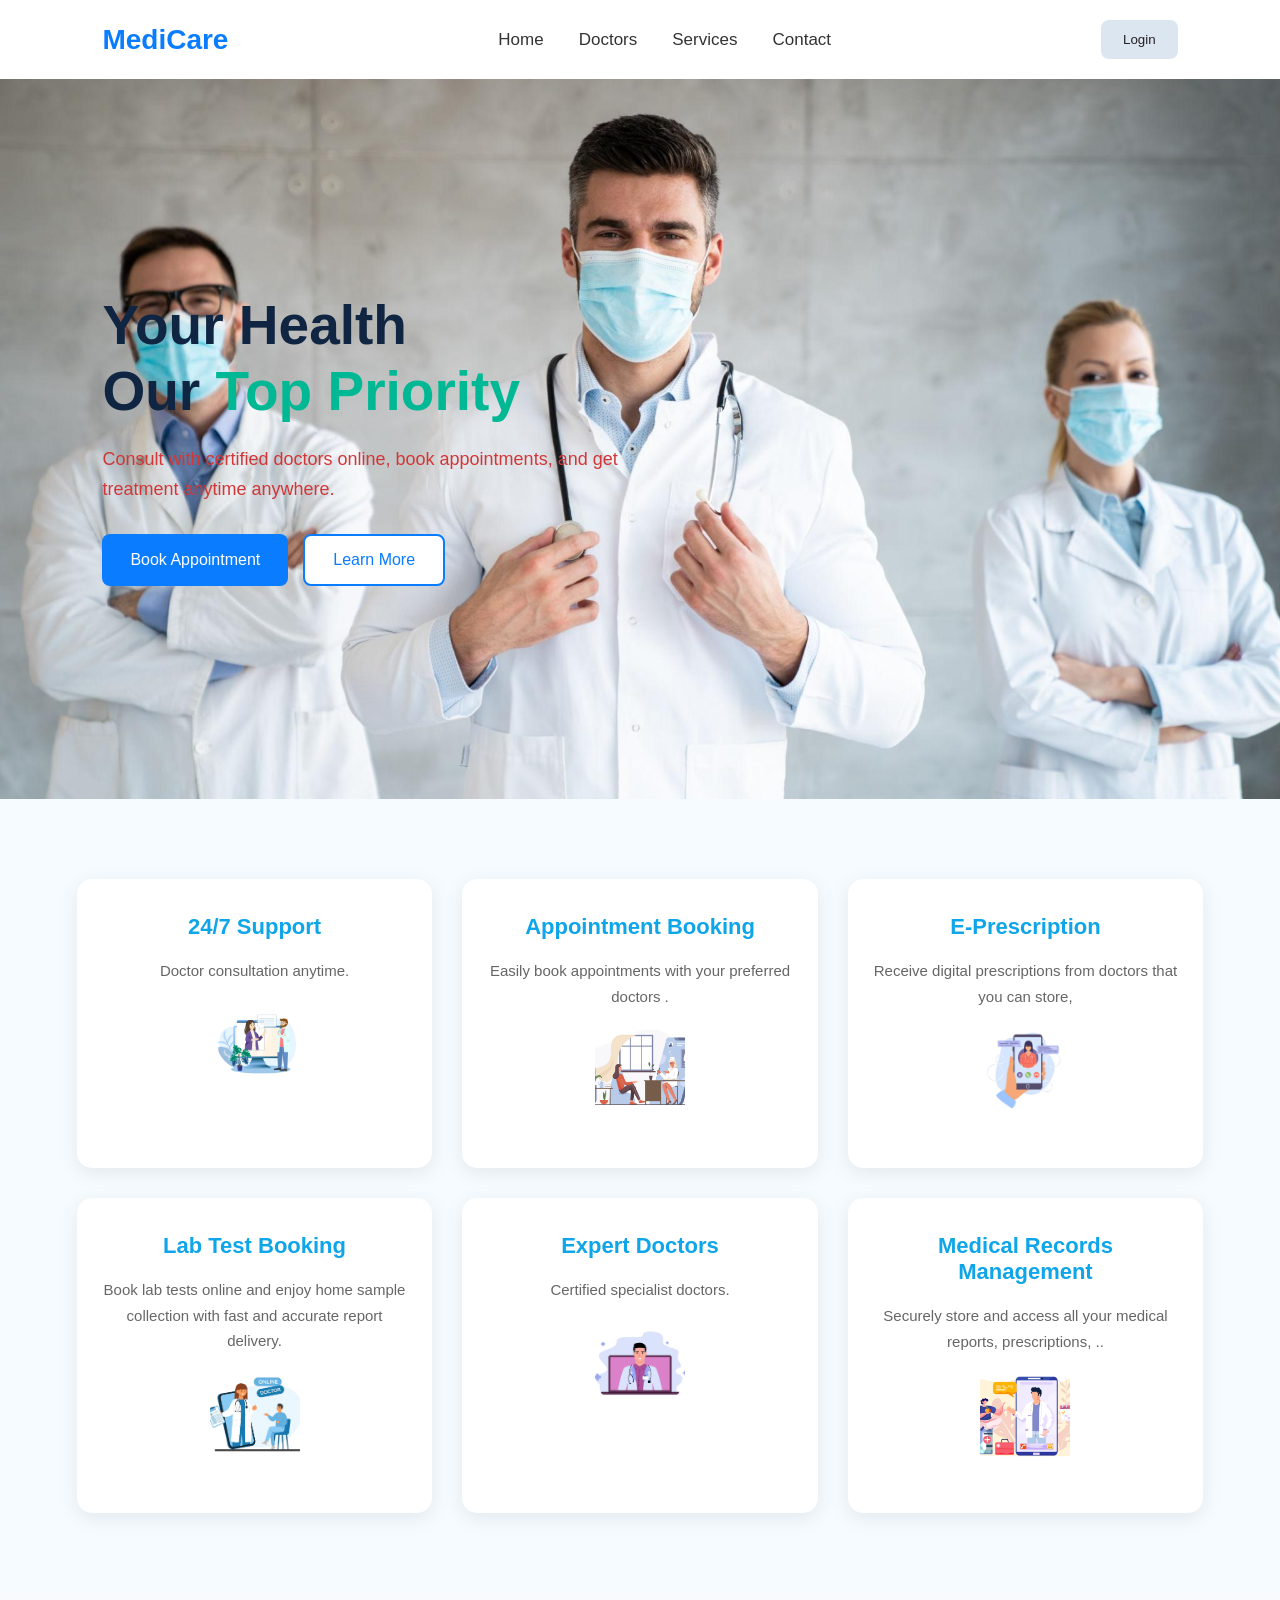
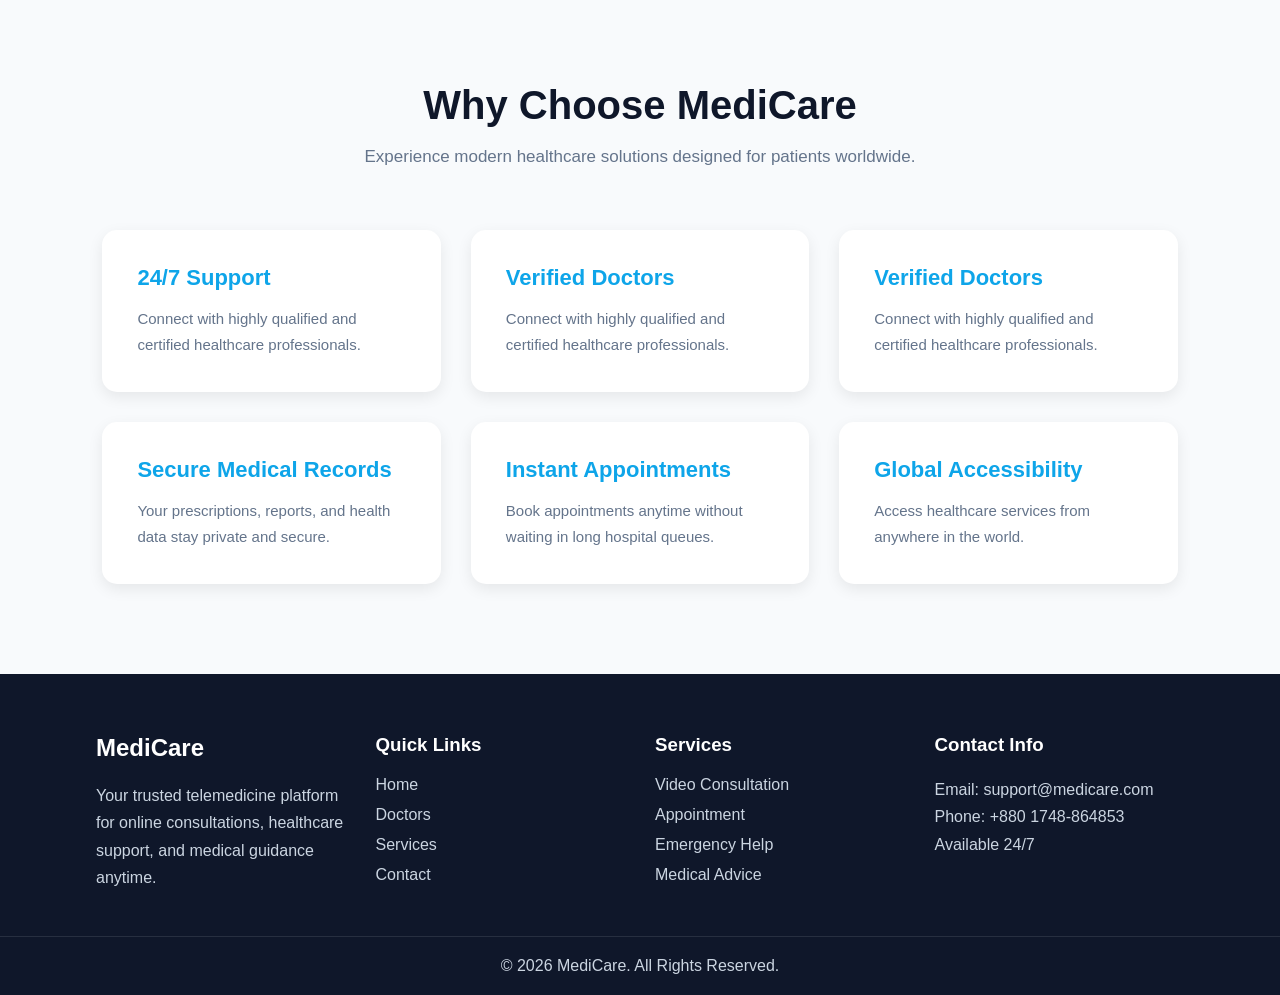
<file: index.html>
<!DOCTYPE html>
<html>
<head>
    <title>MediCare</title>
    <link rel="stylesheet" href="index.css">
    <link rel="stylesheet" href="footer.css">
    <link rel="stylesheet" href="nav.css">
    <script src="Button_script.js"></script>

    

</head>
<body>

  <nav>
        <div class="logo"data-link="index.html">MediCare</div>

        <ul>
            <li><a href="#"data-link="index.html">Home</a></li>
            <li><a href="#"data-link="Doctor.html">Doctors</a></li>
            <li><a href="#"data-link="service.html">Services</a></li>
            <li><a href="#"data-link="contact.html">Contact</a></li>
        </ul>

        <button data-link="login.html">Login </button>
    </nav>
 


    <section class="hero">

        

        <div class="left">

            <h1>
                Your Health<br>
                Our <span>Top Priority</span>
            </h1>

            <p>
                Consult with certified doctors online,
                book appointments, and get treatment
                anytime anywhere.
            </p>

            <div class="buttons">
                <button class="btn1">Book Appointment</button>
                <button class="btn2">Learn More</button>
            </div>

        </div>


        <div class="right">
            
        </div>

    </section>


    <section class="services">

        <div class="card">
             
            <h3>24/7 Support</h3>
            <p>Doctor consultation anytime.</p>
            <img src="images/c1.jpg">
        </div>

        <div class="card">
            <h3>Appointment Booking</h3>
            <p>Easily book appointments with your preferred doctors .</p>

            <img src="images/c2.jpg">
        </div>
        <div class="card">
            <h3>E-Prescription</h3>
            <p>Receive digital prescriptions from doctors that you can store,</p>
            <img src="images/c3.jpg">
        </div>

        <div class="card">
            <h3>Lab Test Booking</h3>
            <p>Book lab tests online and enjoy home sample collection with fast and accurate report delivery.</p>
           <img src="images/c4.jpg">
        </div>

        <div class="card">
            <h3>Expert Doctors</h3>
            <p>Certified specialist doctors.</p>
            <img src="images/c5.jpg">
        </div>

        <div class="card">
            <h3>Medical Records Management</h3>
            <p>Securely store and access all your medical reports, prescriptions, ..</p>
            <img src="images/c6.jpg">
        </div>

    </section>

    <section class="features">

    <div class="section-title">
        <h2>Why Choose MediCare </h2>
        <p>
            Experience modern healthcare solutions designed for patients worldwide.
        </p>
    </div>

    <div class="feature-container">

        <div class="feature-box">
            <h3>24/7 Support</h3>
            <p>
                Connect with highly qualified and certified healthcare professionals.
            </p>
        </div>
        <div class="feature-box">
            <h3>Verified Doctors</h3>
            <p>
                Connect with highly qualified and certified healthcare professionals.
            </p>
        </div>

        <div class="feature-box">
            <h3>Verified Doctors</h3>
            <p>
                Connect with highly qualified and certified healthcare professionals.
            </p>
        </div>

        <div class="feature-box">
            <h3>Secure Medical Records</h3>
            <p>
                Your prescriptions, reports, and health data stay private and secure.
            </p>
        </div>

        <div class="feature-box">
            <h3>Instant Appointments</h3>
            <p>
                Book appointments anytime without waiting in long hospital queues.
            </p>
        </div>

        <div class="feature-box">
            <h3>Global Accessibility</h3>
            <p>
                Access healthcare services from anywhere in the world.
            </p>
        </div>

    </div>

</section>

    <footer class="footer">
    <div class="footer-container">

        <div class="footer-box">
            <h2>MediCare</h2>
            <p>Your trusted telemedicine platform for online consultations, healthcare support, and medical guidance anytime.</p>
        </div>

        <div class="footer-box">
            <h3>Quick Links</h3>
            <ul>
                <li><a href="#">Home</a></li>
                <li><a href="#">Doctors</a></li>
                <li><a href="#">Services</a></li>
                <li><a href="#">Contact</a></li>
            </ul>
        </div>

        <div class="footer-box">
            <h3>Services</h3>
            <ul>
                <li><a href="#">Video Consultation</a></li>
                <li><a href="#">Appointment</a></li>
                <li><a href="#">Emergency Help</a></li>
                <li><a href="#">Medical Advice</a></li>
            </ul>
        </div>

        <div class="footer-box">
            <h3>Contact Info</h3>
            <p>Email: support@medicare.com</p>
            <p>Phone: +880 1748-864853</p>
            <p>Available 24/7</p>
        </div>

    </div>

    <div class="footer-bottom">
        <p>© 2026 MediCare. All Rights Reserved.</p>
    </div>
</footer>




</body>
</html>
</file>
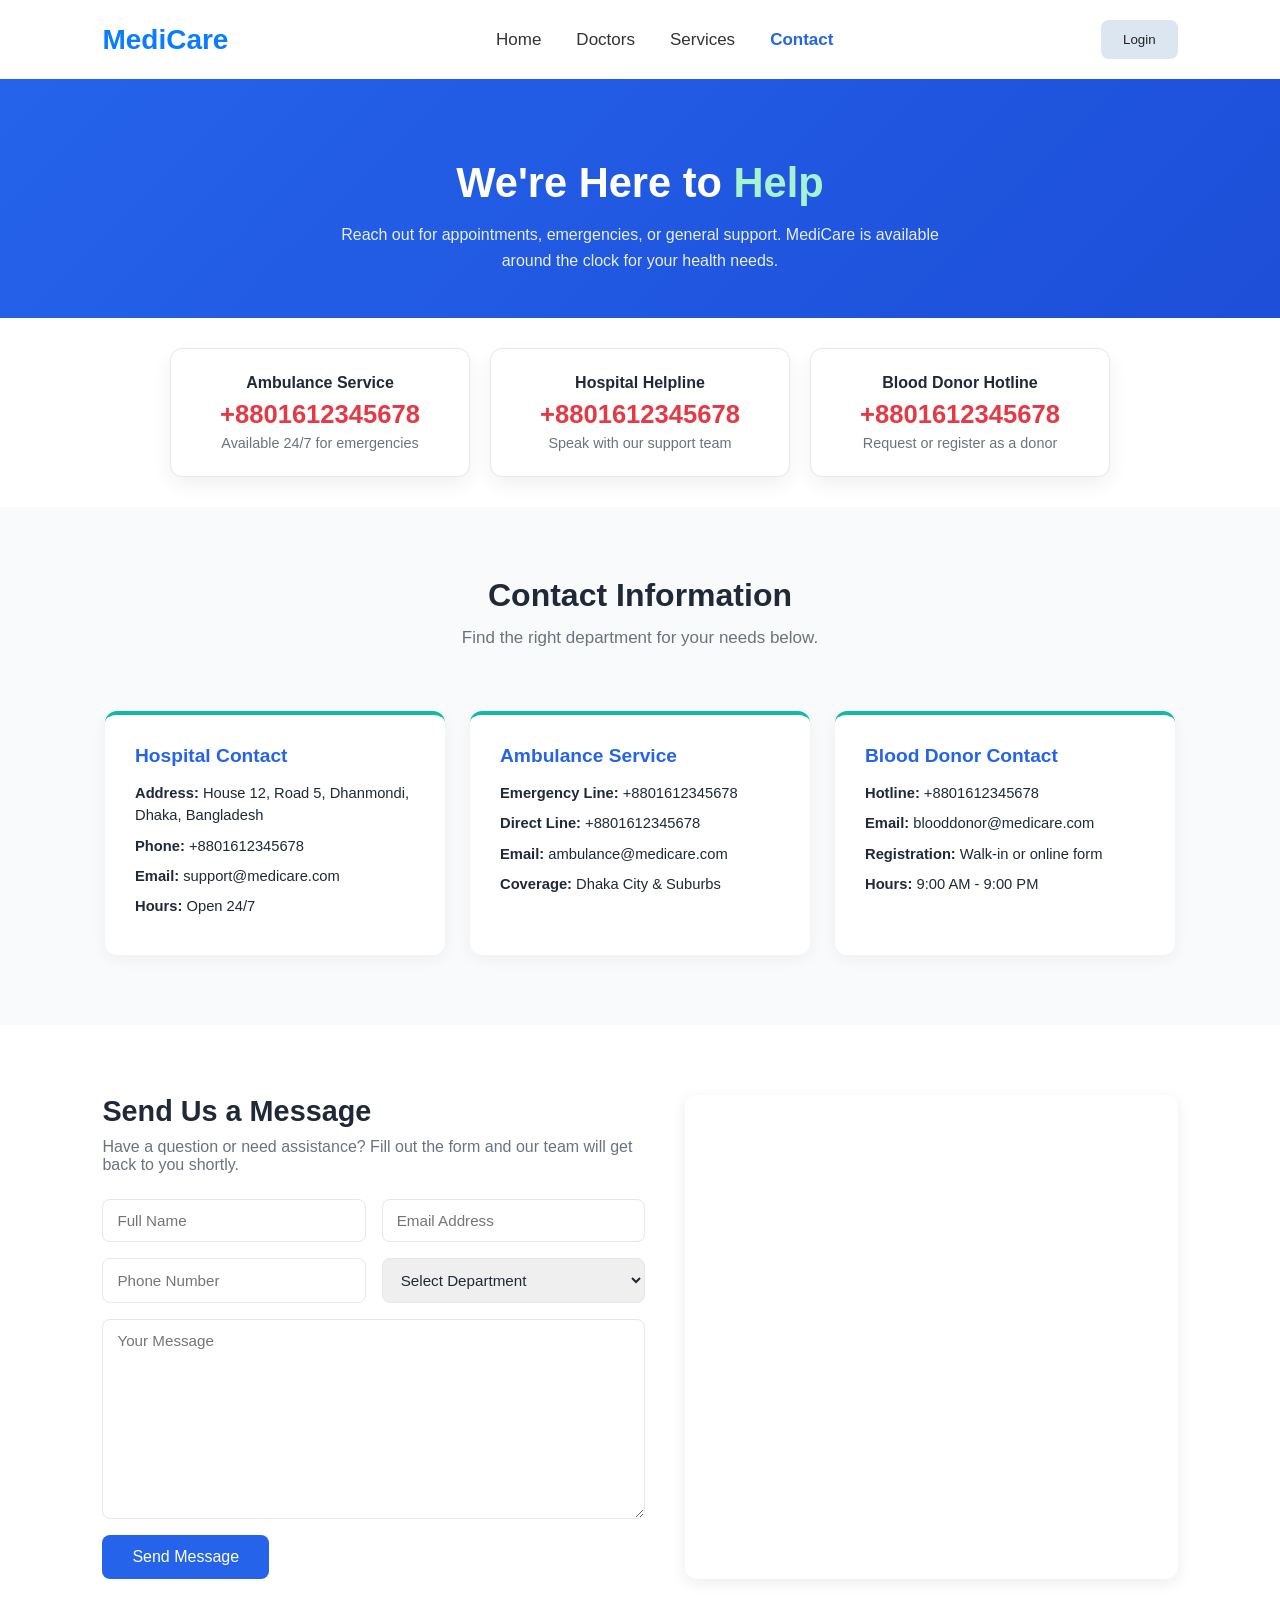
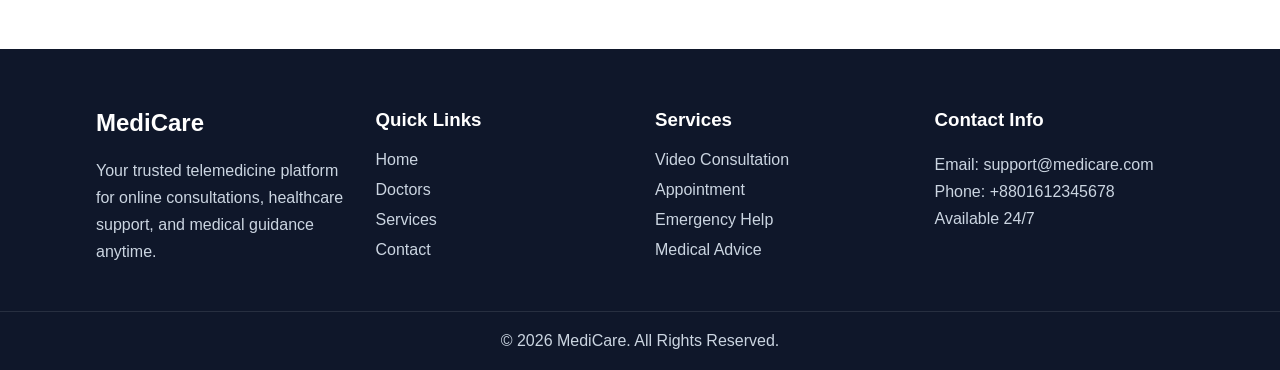
<file: contacts.html>
<!DOCTYPE html>
<html>
<head>
    <title>MediCare - Contact</title>
    <link rel="stylesheet" href="index.css">
    <link rel="stylesheet" href="footer.css">
    <link rel="stylesheet" href="nav.css">
    <link rel="stylesheet" href="contacts.css">
    <script src="Button_script.js"></script>
</head>
<body>

  <nav>
        <div class="logo"data-link="index.html">MediCare</div>

        <ul>
            <li><a href="index.html"data-link="index.html">Home</a></li>
            <li><a href="Doctor.html"data-link="Doctor.html">Doctors</a></li>
            <li><a href="service.html"data-link="service.html">Services</a></li>
            <li><a href="contact.html"data-link="contact.html" class="active-link">Contact</a></li>
        </ul>

        <button data-link="login.html">Login </button>
    </nav>


    <section class="contact-hero">
        <div class="contact-hero-text">
            <h1>We're Here to <span>Help</span></h1>
            <p>Reach out for appointments, emergencies, or general support. MediCare is available around the clock for your health needs.</p>
        </div>
    </section>


    <section class="emergency-strip">
        <div class="emergency-item">
            <h3>Ambulance Service</h3>
            <p class="number">+8801612345678</p>
            <p>Available 24/7 for emergencies</p>
        </div>

        <div class="emergency-item">
            <h3>Hospital Helpline</h3>
            <p class="number">+8801612345678</p>
            <p>Speak with our support team</p>
        </div>

        <div class="emergency-item">
            <h3>Blood Donor Hotline</h3>
            <p class="number">+8801612345678</p>
            <p>Request or register as a donor</p>
        </div>
    </section>


    <section class="contact-details">

        <div class="section-title">
            <h2>Contact Information</h2>
            <p>Find the right department for your needs below.</p>
        </div>

        <div class="contact-card-container">

            <div class="contact-card">
                <h3>Hospital Contact</h3>
                <p><strong>Address:</strong> House 12, Road 5, Dhanmondi, Dhaka, Bangladesh</p>
                <p><strong>Phone:</strong> +8801612345678</p>
                <p><strong>Email:</strong> support@medicare.com</p>
                <p><strong>Hours:</strong> Open 24/7</p>
            </div>

            <div class="contact-card">
                <h3>Ambulance Service</h3>
                <p><strong>Emergency Line:</strong> +8801612345678</p>
                <p><strong>Direct Line:</strong> +8801612345678</p>
                <p><strong>Email:</strong> ambulance@medicare.com</p>
                <p><strong>Coverage:</strong> Dhaka City & Suburbs</p>
            </div>

            <div class="contact-card">
                <h3>Blood Donor Contact</h3>
                <p><strong>Hotline:</strong> +8801612345678</p>
                <p><strong>Email:</strong> blooddonor@medicare.com</p>
                <p><strong>Registration:</strong> Walk-in or online form</p>
                <p><strong>Hours:</strong> 9:00 AM - 9:00 PM</p>
            </div>

        </div>

    </section>


    <section class="contact-form-section">

        <div class="contact-form-container">
            <h2>Send Us a Message</h2>
            <p>Have a question or need assistance? Fill out the form and our team will get back to you shortly.</p>

            <form class="contact-form">
                <div class="form-row">
                    <input type="text" placeholder="Full Name" required>
                    <input type="email" placeholder="Email Address" required>
                </div>
                <div class="form-row">
                    <input type="tel" placeholder="Phone Number">
                    <select required>
                        <option value="">Select Department</option>
                        <option value="hospital">Hospital Contact</option>
                        <option value="ambulance">Ambulance Service</option>
                        <option value="blood">Blood Donor</option>
                        <option value="general">General Inquiry</option>
                    </select>
                </div>
                <textarea placeholder="Your Message" rows="5" required></textarea>
                <button type="submit" class="btn1">Send Message</button>
            </form>
        </div>

        <div class="contact-map">
            <iframe
                src="https://www.openstreetmap.org/export/embed.html?bbox=90.36%2C23.73%2C90.39%2C23.76&layer=mapnik"
                loading="lazy">
            </iframe>
        </div>

    </section>


    <footer class="footer">
    <div class="footer-container">

        <div class="footer-box">
            <h2>MediCare</h2>
            <p>Your trusted telemedicine platform for online consultations, healthcare support, and medical guidance anytime.</p>
        </div>

        <div class="footer-box">
            <h3>Quick Links</h3>
            <ul>
                <li><a href="index.html">Home</a></li>
                <li><a href="Doctor.html">Doctors</a></li>
                <li><a href="service.html">Services</a></li>
                <li><a href="contact.html">Contact</a></li>
            </ul>
        </div>

        <div class="footer-box">
            <h3>Services</h3>
            <ul>
                <li><a href="#">Video Consultation</a></li>
                <li><a href="#">Appointment</a></li>
                <li><a href="#">Emergency Help</a></li>
                <li><a href="#">Medical Advice</a></li>
            </ul>
        </div>

        <div class="footer-box">
            <h3>Contact Info</h3>
            <p>Email: support@medicare.com</p>
            <p>Phone: +8801612345678</p>
            <p>Available 24/7</p>
        </div>

    </div>

    <div class="footer-bottom">
        <p>© 2026 MediCare. All Rights Reserved.</p>
    </div>
</footer>

</body>
</html>
</file>
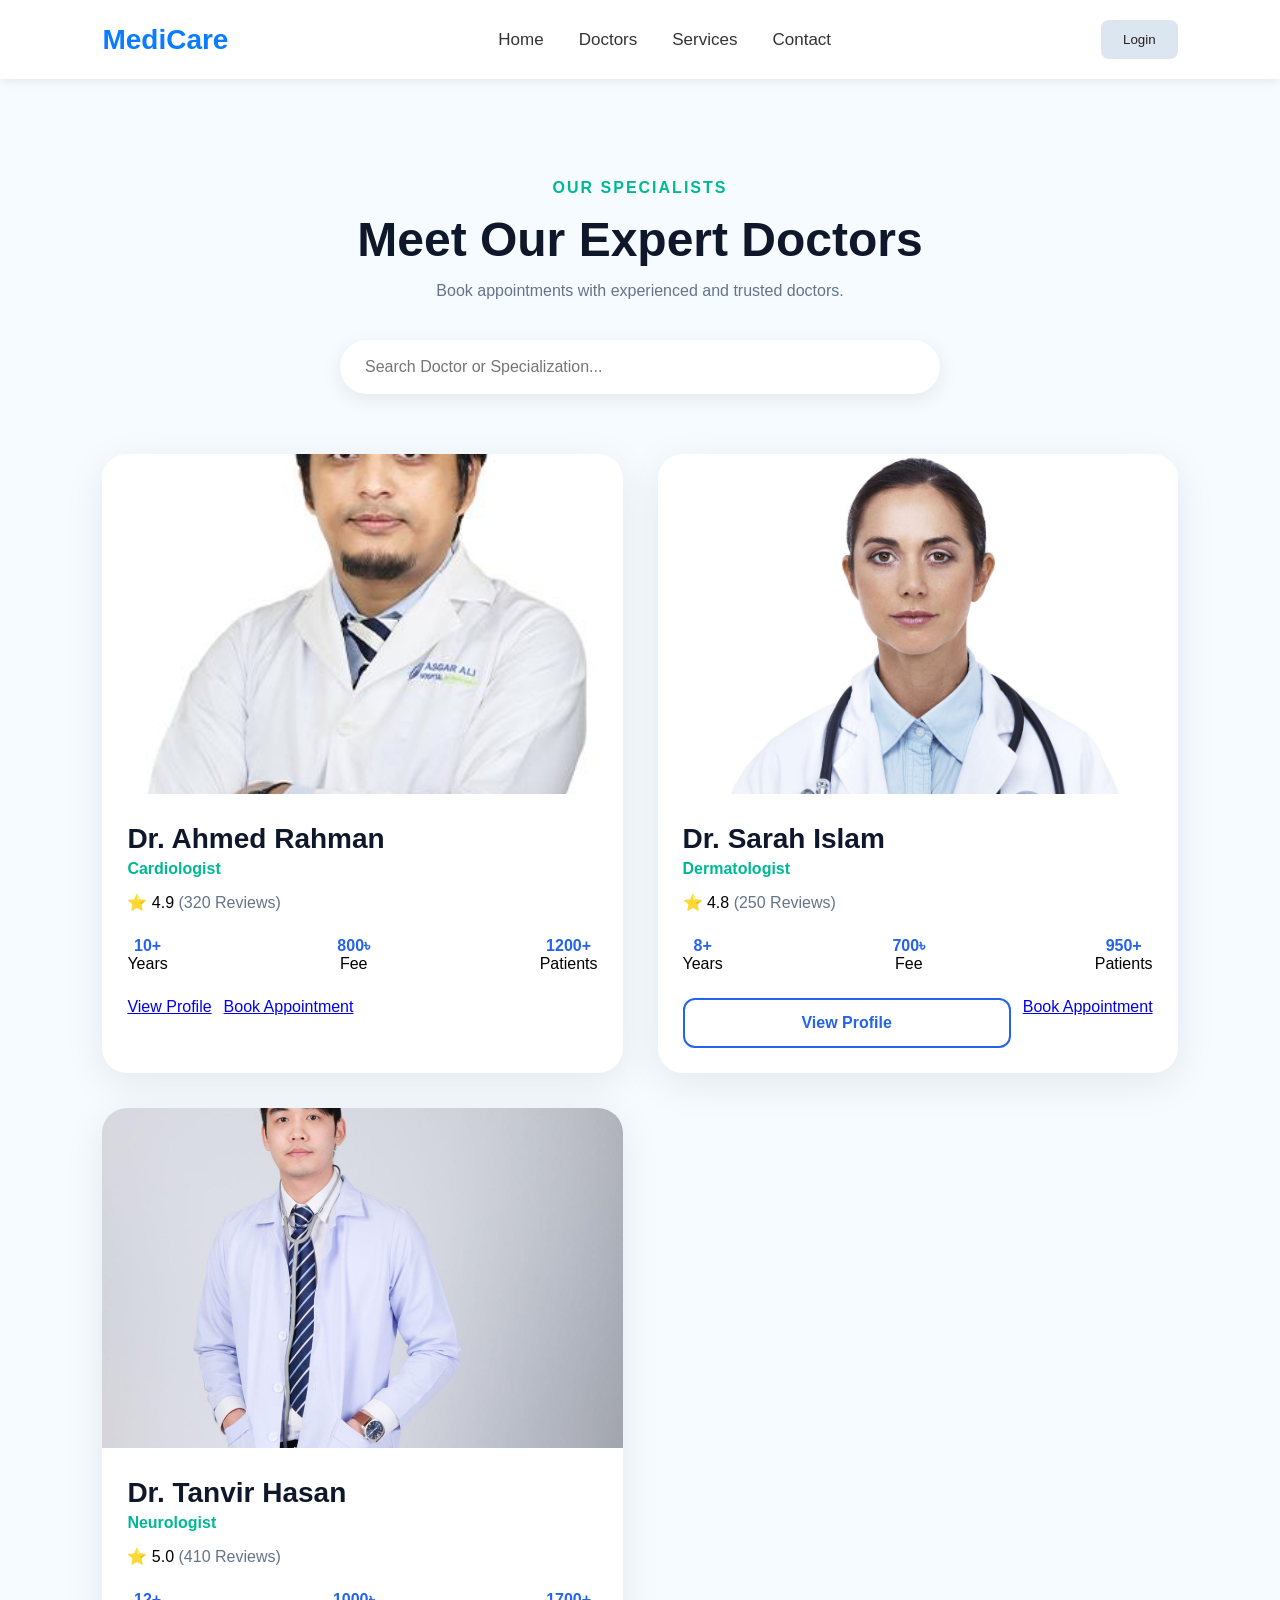
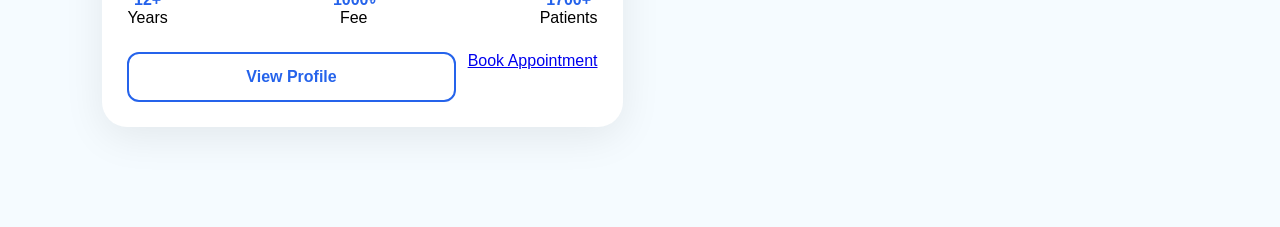
<file: Doctor.html>
<!DOCTYPE html>
<html lang="en">
<head>
    <meta charset="UTF-8">
    <meta name="viewport" content="width=device-width, initial-scale=1.0">
    <title>Doctors</title>

    <link rel="stylesheet" href="Doctor.css">
     <link rel="stylesheet" href="nav.css">
      <link rel="stylesheet" href="footer.css">
    <script src="Button_script.js"></script>
     <script src="search.js"></script>

    <link rel="stylesheet" href="https://cdnjs.cloudflare.com/ajax/libs/font-awesome/6.7.2/css/all.min.css">
</head>
<body>

    <nav>
        <div class="logo"data-link="index.html">MediCare</div>

        <ul>
            <li><a href="#" data-link="index.html">Home</a></li>
            <li><a href="#"data-link="Doctor.html">Doctors</a></li>
            <li><a href="#"data-link="service.html">Services</a></li>
            <li><a href="#"data-link="contact.html">Contact</a></li>
        </ul>

        <button>Login</button>
    </nav>



<section class="doctors">

    <div class="section-header">
        <span>OUR SPECIALISTS</span>
        <h2>Meet Our Expert Doctors</h2>
        <p>Book appointments with experienced and trusted doctors.</p>
    </div>

   <div class="search-box">
    <input type="text" id="searchInput" placeholder="Search Doctor or Specialization...">
</div>

    <div class="doctor-grid">

        <!-- Doctor 1 -->
       <div class="doctor-card" data-name="ahmed rahman cardiologist">
            <div class="doctor-image">
                <img src="images/doc1.jpg" alt="">
                <!-- <span class="status">🟢 Available</span> -->
            </div>

            <div class="doctor-content">
                <h3>Dr. Ahmed Rahman</h3>
                <p class="speciality">Cardiologist</p>

                <div class="rating">
                    ⭐ 4.9 <span>(320 Reviews)</span>
                </div>

                <div class="info">
                    <div>
                        <h4>10+</h4>
                        <span>Years</span>
                    </div>

                    <div>
                        <h4>800৳</h4>
                        <span>Fee</span>
                    </div>

                    <div>
                        <h4>1200+</h4>
                        <span>Patients</span>
                    </div>
                </div>

                <div class="buttons">
                    <a href="#" data-link="doctor_p1.html">View Profile</a>
                    <a href="#" data-link="appointment.html " >Book Appointment</a>
                </div>
            </div>
        </div>

        <!-- Doctor 2 -->
        <div class="doctor-card" data-name="Sarah Islam dermatologist">
            <div class="doctor-image">
                <img src="images/doc2.jpg" alt="">
                <!-- <span class="status">🟢 Available</span> -->
            </div>

            <div class="doctor-content">
                <h3>Dr. Sarah Islam</h3>
                <p class="speciality">Dermatologist</p>

                <div class="rating">
                    ⭐ 4.8 <span>(250 Reviews)</span>
                </div>

                <div class="info">
                    <div>
                        <h4>8+</h4>
                        <span>Years</span>
                    </div>

                    <div>
                        <h4>700৳</h4>
                        <span>Fee</span>
                    </div>

                    <div>
                        <h4>950+</h4>
                        <span>Patients</span>
                    </div>
                </div>

                <div class="buttons">
                    <a href="#" class="profile-btn">View Profile</a>
                     <a href="#" data-link="appoint2.html ">Book Appointment</a>
                </div>
            </div>
        </div>

        <!-- Doctor 3 -->
         <div class="doctor-card" data-name="Tanvir Hasan neurologist">
            <div class="doctor-image">
                 <img src="images/doc3.jpg" alt="">
                <!-- <span class="status">🟢 Available</span> -->
            </div>

            <div class="doctor-content">
                <h3>Dr. Tanvir Hasan</h3>
                <p class="speciality">Neurologist</p>

                <div class="rating">
                    ⭐ 5.0 <span>(410 Reviews)</span>
                </div>

                <div class="info">
                    <div>
                        <h4>12+</h4>
                        <span>Years</span>
                    </div>

                    <div>
                        <h4>1000৳</h4>
                        <span>Fee</span>
                    </div>

                    <div>
                        <h4>1700+</h4>
                        <span>Patients</span>
                    </div>
                </div>

                <div class="buttons">
                    <a href="#" class="profile-btn">View Profile</a>
                    <a href="#" data-link="appoint3.html ">Book Appointment</a>
                </div>
            </div>
        </div>

    </div>

</section>
</file>
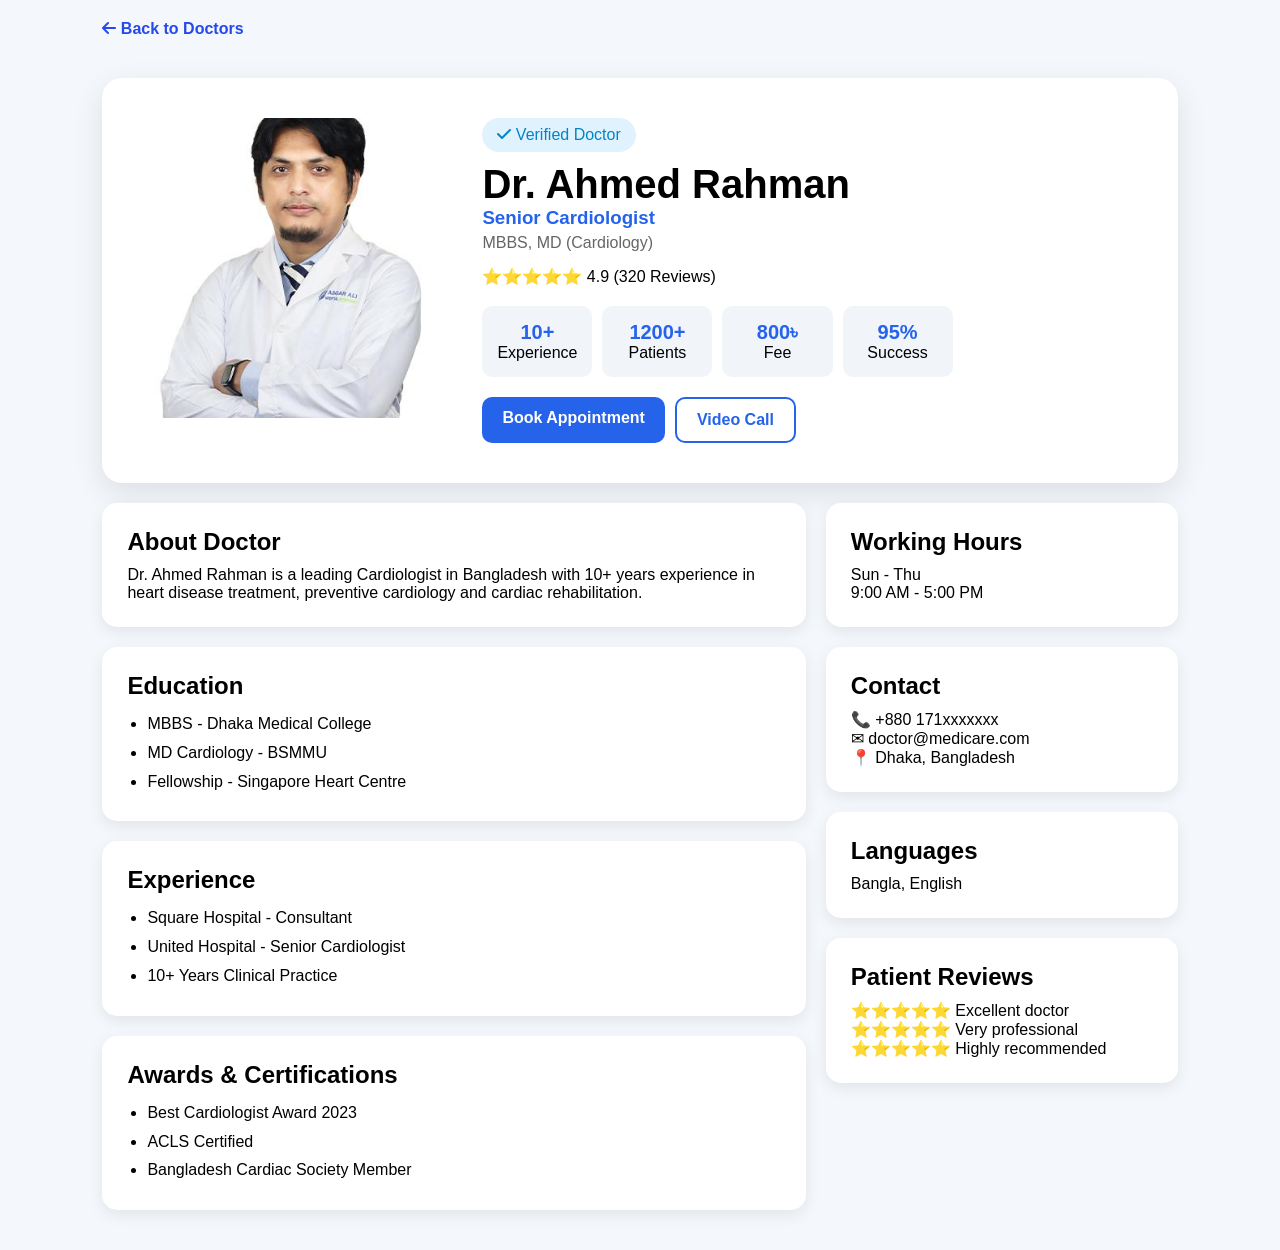
<file: doctor_p1.html>
<!DOCTYPE html>
<html lang="en">
<head>
<meta charset="UTF-8">
<meta name="viewport" content="width=device-width, initial-scale=1.0">
<title>Doctor Profile</title>

<link rel="stylesheet" href="profile.css">
<link rel="stylesheet" href="https://cdnjs.cloudflare.com/ajax/libs/font-awesome/6.7.2/css/all.min.css">
</head>

<body>

<a href="Doctor.html" class="back-btn">
    <i class="fa-solid fa-arrow-left"></i> Back to Doctors
</a>

<section class="doctor-profile">

<div class="container">

<!-- HERO SECTION -->
<div class="profile-top">

<div class="doctor-image">
    <img src="images/doc1.jpg" alt="">
</div>

<div class="doctor-details">

<span class="badge"><i class="fa fa-check"></i> Verified Doctor</span>

<h1>Dr. Ahmed Rahman</h1>
<h3>Senior Cardiologist</h3>
<p class="degree">MBBS, MD (Cardiology)</p>

<div class="rating">⭐⭐⭐⭐⭐ 4.9 (320 Reviews)</div>

<div class="stats">
<div><h4>10+</h4><span>Experience</span></div>
<div><h4>1200+</h4><span>Patients</span></div>
<div><h4>800৳</h4><span>Fee</span></div>
<div><h4>95%</h4><span>Success</span></div>
</div>

<div class="buttons">
<a href="#" class="btn primary">Book Appointment</a>
<a href="#" class="btn outline">Video Call</a>
</div>

</div>
</div>

<!-- GRID -->
<div class="grid">

<div class="left">

<div class="card">
<h2>About Doctor</h2>
<p>
Dr. Ahmed Rahman is a leading Cardiologist in Bangladesh with 10+ years experience in heart disease treatment, preventive cardiology and cardiac rehabilitation.
</p>
</div>

<div class="card">
<h2>Education</h2>
<ul>
<li>MBBS - Dhaka Medical College</li>
<li>MD Cardiology - BSMMU</li>
<li>Fellowship - Singapore Heart Centre</li>
</ul>
</div>

<div class="card">
<h2>Experience</h2>
<ul>
<li>Square Hospital - Consultant</li>
<li>United Hospital - Senior Cardiologist</li>
<li>10+ Years Clinical Practice</li>
</ul>
</div>

<div class="card">
<h2>Awards & Certifications</h2>
<ul>
<li>Best Cardiologist Award 2023</li>
<li>ACLS Certified</li>
<li>Bangladesh Cardiac Society Member</li>
</ul>
</div>

</div>

<div class="right">

<div class="card">
<h2>Working Hours</h2>
<p>Sun - Thu</p>
<p>9:00 AM - 5:00 PM</p>
</div>

<div class="card">
<h2>Contact</h2>
<p>📞 +880 171xxxxxxx</p>
<p>✉ doctor@medicare.com</p>
<p>📍 Dhaka, Bangladesh</p>
</div>

<div class="card">
<h2>Languages</h2>
<p>Bangla, English</p>
</div>

<div class="card review">
<h2>Patient Reviews</h2>

<p>⭐⭐⭐⭐⭐ Excellent doctor</p>
<p>⭐⭐⭐⭐⭐ Very professional</p>
<p>⭐⭐⭐⭐⭐ Highly recommended</p>

</div>



</div>

</div>

</div>

</section>

</body>
</html>
</file>
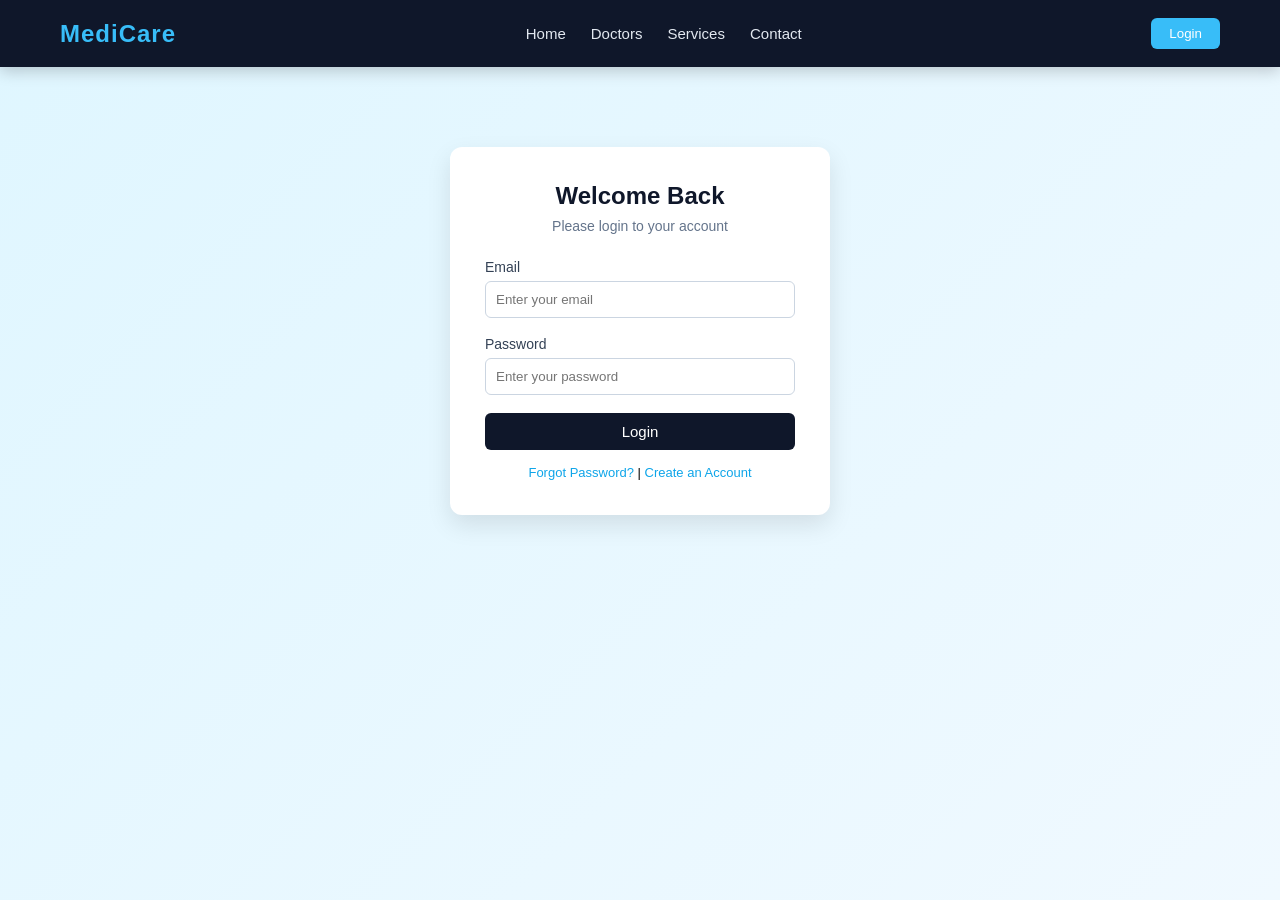
<file: login.html>
<!DOCTYPE html>
<html lang="en">
<head>
    <meta charset="UTF-8">
    <meta name="viewport" content="width=device-width, initial-scale=1.0">
    <title>Document</title>
    <link rel="stylesheet" href="login.css">
    <script src="Button_script.js"></script>
    


</head>
<body>
  <nav>
        <div class="logo">MediCare</div>

        <ul>
            <li><a href="#"data-link="index.html">Home</a></li>
            <li><a href="#"data-link=".html">Doctors</a></li>
            <li><a href="#"data-link="service.html">Services</a></li>
            <li><a href="#"data-link=".html">Contact</a></li>
        </ul>

        <button data-link="login.html">Login</button>
    </nav>

 <div class="login-box">
    <h2>Welcome Back</h2>
    <p>Please login to your account</p>
    <form id="loginForm">
      <div class="input-group">
        <label for="email">Email</label>
<input type="email" id="email" placeholder="Enter your email" />

      </div>
      <div class="input-group">
        <label for="password">Password</label>
        <input type="password" id="password" placeholder="Enter your password" />
      </div>
      <div class="error" id="error-message"></div>
      <button type="submit">Login</button>
      <div class="extra-links">
        <a href="#">Forgot Password?</a>
        <span> | </span>
        <a href="paiten_regi.html">Create an Account</a>
      </div>
    </form>
  </div>




</div>
</body>
</html>
</file>
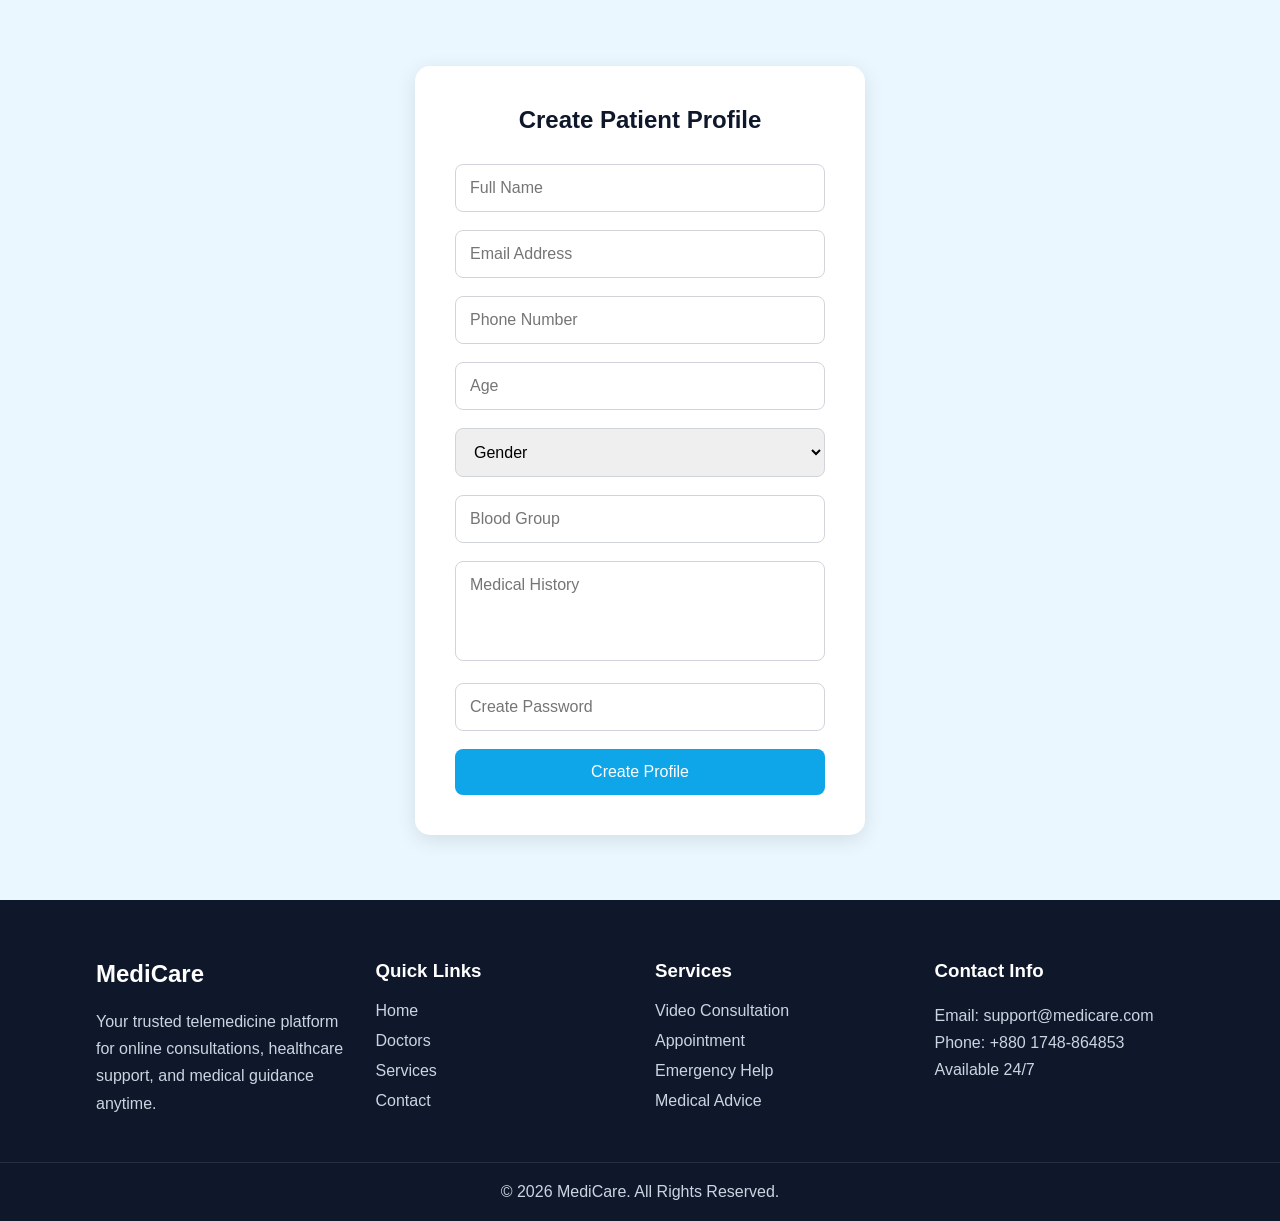
<file: paiten_regi.html>
<!DOCTYPE html>
<html lang="en">
<head>
    <meta charset="UTF-8">
    <meta name="viewport" content="width=device-width, initial-scale=1.0">
    <title>Patient Registration</title>
    <link rel="stylesheet" href="paiten.css">
        <link rel="stylesheet" href="footer.css">
</head>
<body>

    <section class="patient-form-section">

        <form class="patient-form">

            <h2>Create Patient Profile</h2>

            <div class="input-box">
                <input type="text" placeholder="Full Name">
            </div>

            <div class="input-box">
                <input type="email" placeholder="Email Address">
            </div>

            <div class="input-box">
                <input type="tel" placeholder="Phone Number">
            </div>

            <div class="input-box">
                <input type="number" placeholder="Age">
            </div>

            <div class="input-box">
                <select>
                    <option>Gender</option>
                    <option>Male</option>
                    <option>Female</option>
                    <option>Other</option>
                </select>
            </div>

            <div class="input-box">
                <input type="text" placeholder="Blood Group">
            </div>

            <div class="input-box">
                <textarea placeholder="Medical History"></textarea>
            </div>

            <div class="input-box">
                <input type="password" placeholder="Create Password">
            </div>

            <button type="submit">Create Profile</button>

        </form>

    </section>


        <footer class="footer">
    <div class="footer-container">

        <div class="footer-box">
            <h2>MediCare</h2>
            <p>Your trusted telemedicine platform for online consultations, healthcare support, and medical guidance anytime.</p>
        </div>

        <div class="footer-box">
            <h3>Quick Links</h3>
            <ul>
                <li><a href="#">Home</a></li>
                <li><a href="#">Doctors</a></li>
                <li><a href="#">Services</a></li>
                <li><a href="#">Contact</a></li>
            </ul>
        </div>

        <div class="footer-box">
            <h3>Services</h3>
            <ul>
                <li><a href="#">Video Consultation</a></li>
                <li><a href="#">Appointment</a></li>
                <li><a href="#">Emergency Help</a></li>
                <li><a href="#">Medical Advice</a></li>
            </ul>
        </div>

        <div class="footer-box">
            <h3>Contact Info</h3>
            <p>Email: support@medicare.com</p>
            <p>Phone: +880 1748-864853</p>
            <p>Available 24/7</p>
        </div>

    </div>

    <div class="footer-bottom">
        <p>© 2026 MediCare. All Rights Reserved.</p>
    </div>
</footer>


</body>
</html>
</file>
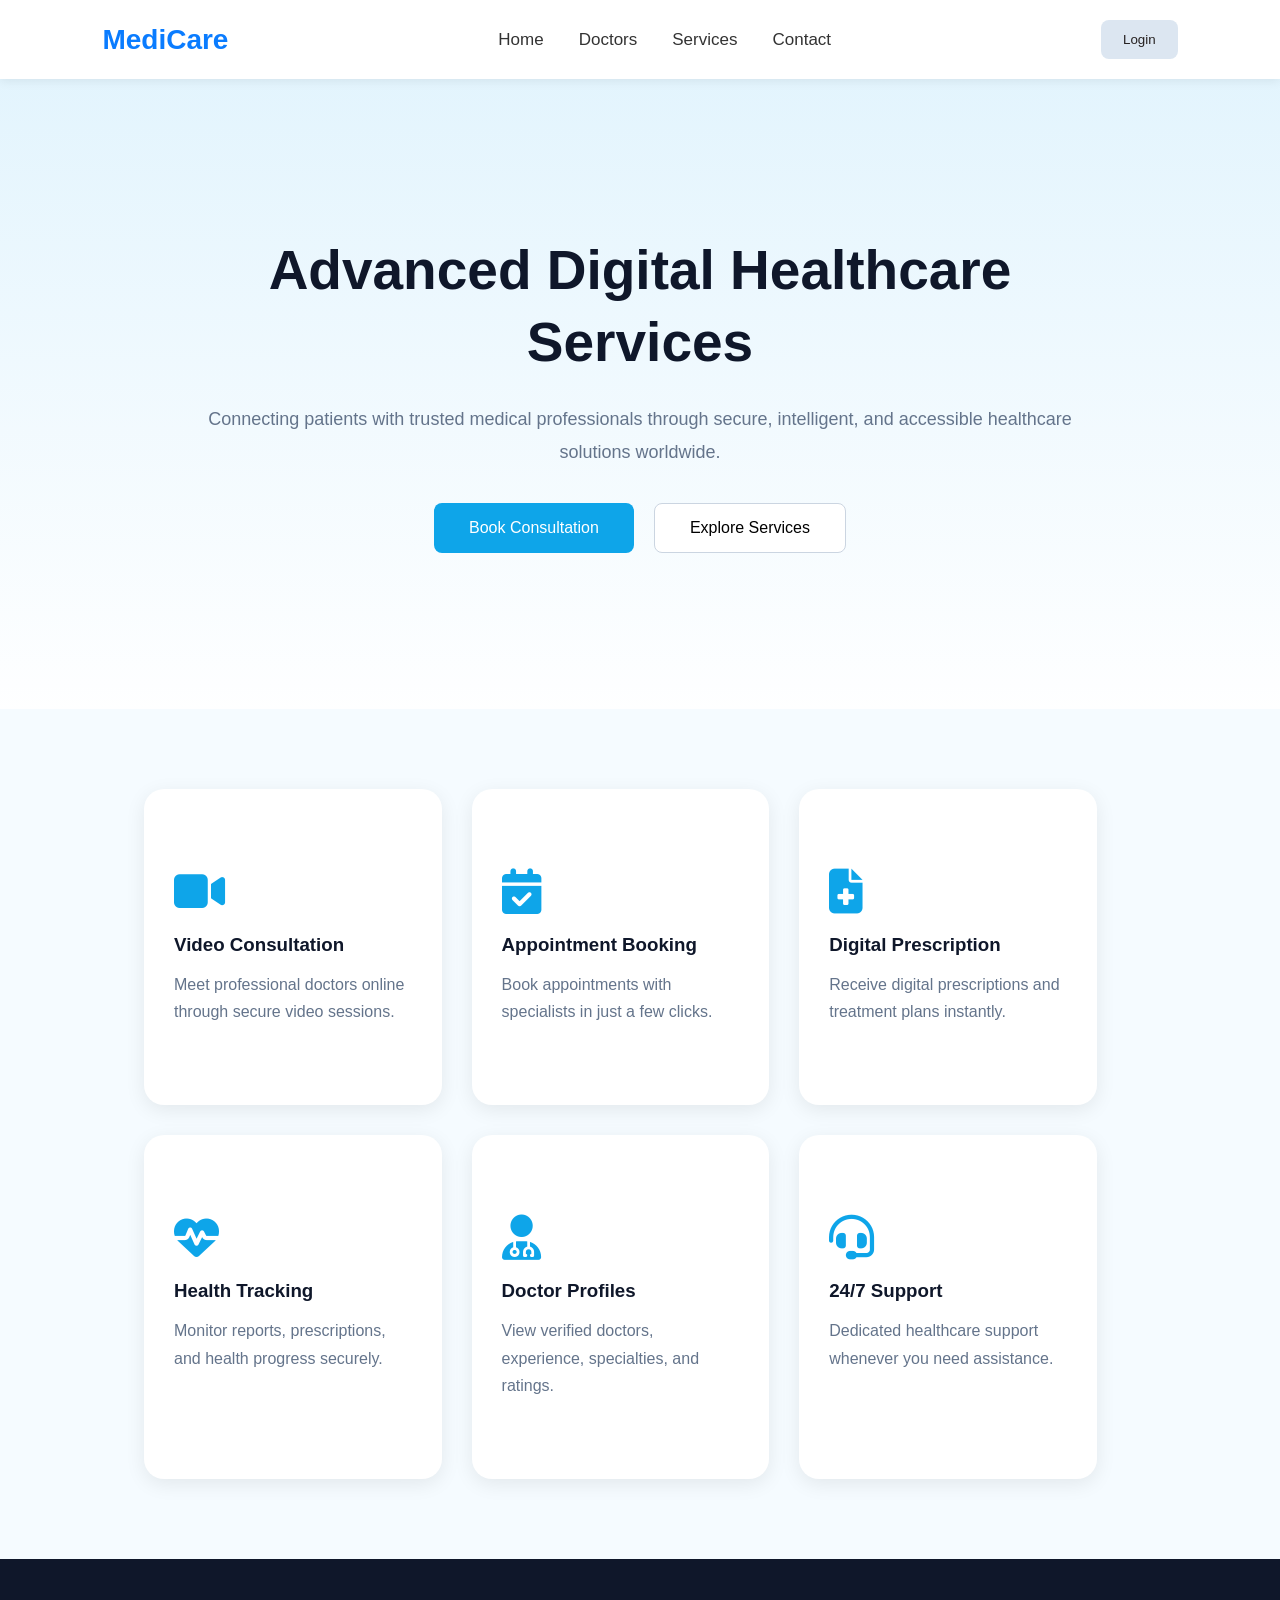
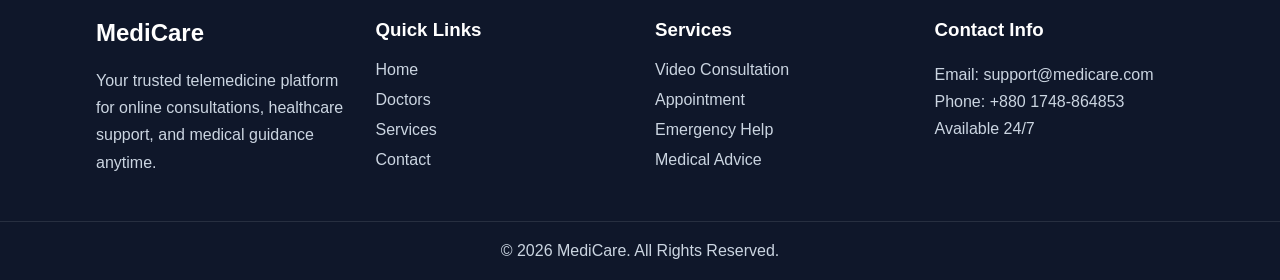
<file: service.html>
<!DOCTYPE html>
<html lang="en">
<head>
    <meta charset="UTF-8">
    <meta name="viewport" content="width=device-width, initial-scale=1.0">
    <title>Services</title>

    <link rel="stylesheet" href="service.css">
     <link rel="stylesheet" href="nav.css">
      <link rel="stylesheet" href="footer.css">
    <script src="Button_script.js"></script>

    <link rel="stylesheet" href="https://cdnjs.cloudflare.com/ajax/libs/font-awesome/6.7.2/css/all.min.css">
</head>
<body>

    <nav>
        <div class="logo"data-link="index.html">MediCare</div>

        <ul>
            <li><a href="#" data-link="index.html">Home</a></li>
            <li><a href="#"data-link="Doctor.html">Doctors</a></li>
            <li><a href="#"data-link="service.html">Services</a></li>
            <li><a href="#"data-link="contact.html">Contact</a></li>
        </ul>

        <button>Login</button>
    </nav>


    <section class="service-hero">

    <div class="service-hero-content">

        <h1>Advanced Digital Healthcare Services</h1>

        <p>
            Connecting patients with trusted medical professionals through secure,
            intelligent, and accessible healthcare solutions worldwide.
        </p>

        <div class="hero-buttons">
            <button class="btn-one">Book Consultation</button>
            <button class="btn-two">Explore Services</button>
        </div>

    </div>

</section>

    <section class="services">

       

        <div class="service-container">

            <div class="service-card">
                <i class="fa-solid fa-video"></i>
                <h3>Video Consultation</h3>
                <p>Meet professional doctors online through secure video sessions.</p>
            </div>

            <div class="service-card">
                <i class="fa-solid fa-calendar-check"></i>
                <h3>Appointment Booking</h3>
                <p>Book appointments with specialists in just a few clicks.</p>
            </div>

            <div class="service-card">
                <i class="fa-solid fa-file-medical"></i>
                <h3>Digital Prescription</h3>
                <p>Receive digital prescriptions and treatment plans instantly.</p>
            </div>

            <div class="service-card">
                <i class="fa-solid fa-heart-pulse"></i>
                <h3>Health Tracking</h3>
                <p>Monitor reports, prescriptions, and health progress securely.</p>
            </div>

            <div class="service-card">
                <i class="fa-solid fa-user-doctor"></i>
                <h3>Doctor Profiles</h3>
                <p>View verified doctors, experience, specialties, and ratings.</p>
            </div>

            <div class="service-card">
                <i class="fa-solid fa-headset"></i>
                <h3>24/7 Support</h3>
                <p>Dedicated healthcare support whenever you need assistance.</p>
            </div>

        </div>

    </section>

       <footer class="footer">
    <div class="footer-container">

        <div class="footer-box">
            <h2>MediCare</h2>
            <p>Your trusted telemedicine platform for online consultations, healthcare support, and medical guidance anytime.</p>
        </div>

        <div class="footer-box">
            <h3>Quick Links</h3>
            <ul>
                <li><a href="#">Home</a></li>
                <li><a href="#">Doctors</a></li>
                <li><a href="#">Services</a></li>
                <li><a href="#">Contact</a></li>
            </ul>
        </div>

        <div class="footer-box">
            <h3>Services</h3>
            <ul>
                <li><a href="#">Video Consultation</a></li>
                <li><a href="#">Appointment</a></li>
                <li><a href="#">Emergency Help</a></li>
                <li><a href="#">Medical Advice</a></li>
            </ul>
        </div>

        <div class="footer-box">
            <h3>Contact Info</h3>
            <p>Email: support@medicare.com</p>
            <p>Phone: +880 1748-864853</p>
            <p>Available 24/7</p>
        </div>

    </div>

    <div class="footer-bottom">
        <p>© 2026 MediCare. All Rights Reserved.</p>
    </div>
</footer>

</body>
</html>
</file>
<file: index.css>
*{
    margin:0;
    padding:0;
    box-sizing:border-box;
    font-family:Arial, sans-serif;
}

body{
    background:#f5fbff;
    overflow-x:hidden;
}

/* HERO SECTION */

.hero{
    display:flex;
    justify-content:space-between;
    align-items:center;
    padding:80px 8%;
    min-height:80vh;
    background-image:url("images/ba1.jpg");
    background-size:cover;
    background-position:center;
    background-repeat:no-repeat;
    gap:40px;
}

.left{
    width:50%;
}

.left h1{
    font-size:55px;
    color:#102542;
    margin-bottom:20px;
    line-height:1.2;
}

.left span{
    color:#00b894;
}

.left p{
    font-size:18px;
    color:#d23737;
    line-height:30px;
    margin-bottom:30px;
    max-width:600px;
}

.buttons{
    display:flex;
    gap:15px;
    flex-wrap:wrap;
}

.btn1,
.btn2{
    padding:15px 28px;
    border-radius:8px;
    cursor:pointer;
    font-size:16px;
    transition:0.3s;
}

.btn1{
    background:#0a7cff;
    color:white;
    border:none;
}

.btn2{
    background:white;
    color:#0a7cff;
    border:2px solid #0a7cff;
}

.btn1:hover,
.btn2:hover{
    transform:scale(1.05);
}

.right{
    width:40%;
}

.right img{
    width:100%;
    border-radius:20px;
    transition:0.4s;
}

.right img:hover{
    transform:scale(1.05);
}

/* SERVICES SECTION */

.services{
    display:grid;
    grid-template-columns:repeat(3,1fr);
    gap:30px;
    padding:80px 6%;
}

.card{
    width:100%;
    background:white;
    text-align:center;
    padding:35px 25px;
    border-radius:15px;
    box-shadow:0 5px 20px rgba(0,0,0,0.08);
    transition:0.4s;
}

.card:hover{
    transform:translateY(-8px);
}

.card img{
    width:120px;
    height:120px;
    padding:15px;
    object-fit:cover;
}

.card h3{
    color:#0ea5e9;
    margin-bottom:18px;
    font-size:22px;
}

.card p{
    color:#666;
    line-height:1.7;
    font-size:15px;
}

/* FEATURES SECTION */

.features{
    padding:90px 8%;
    background:#f8fafc;
}

.section-title{
    text-align:center;
    margin-bottom:60px;
}

.section-title h2{
    font-size:40px;
    color:#0f172a;
    margin-bottom:15px;
}

.section-title p{
    color:#64748b;
    font-size:17px;
    line-height:1.6;
}

.feature-container{
    display:grid;
    grid-template-columns:repeat(3,minmax(250px,1fr));
    gap:30px;
}

.feature-box{
    background:white;
    padding:35px;
    border-radius:15px;
    box-shadow:0 5px 15px rgba(0,0,0,.08);
    transition:.4s;
}

.feature-box:hover{
    transform:translateY(-8px);
}

.feature-box h3{
    margin-bottom:15px;
    color:#0ea5e9;
    font-size:22px;
}

.feature-box p{
    color:#64748b;
    line-height:1.7;
    font-size:15px;
}

/* RESPONSIVE */

@media(max-width:992px){

    .services{
        grid-template-columns:repeat(2,1fr);
    }

}
@media(max-width:576px){

    .services{
        grid-template-columns:repeat(2,1fr);
    }

}
@media(max-width:992px){

    .feature-container{
        grid-template-columns:repeat(2,1fr);
    }
}


@media(max-width:576px){

    .feature-container{
        grid-template-columns:(1,1fr);
    }

}

@media(max-width:992px){

    .hero{
        flex-direction:column;
        text-align:center;
        padding:60px 5%;
    }
    .left

    .left,
    .right{
        width:100%;
    }

    .buttons{
        justify-content:center;
    }

    .left h1{
        font-size:42px;
    }
}

@media(max-width:576px){

    .left h1{
        font-size:34px;
    }

    .left p{
        font-size:16px;
        line-height:28px;
    }

    .card{
        width:100%;
    }

    .section-title h2{
        font-size:30px;
    }
}
</file>
<file: footer.css>
*{
    margin:0;
    padding:0;
    box-sizing:border-box;
    font-family:Arial, sans-serif;
}

.footer{
    background:#0f172a;
    color:white;
    padding-top:60px;
}

.footer-container{
    width:85%;
    margin:auto;
    display:grid;
    grid-template-columns:repeat(auto-fit,minmax(220px,1fr));
    gap:30px;
    padding-bottom:40px;
}

.footer-box h2,
.footer-box h3{
    margin-bottom:20px;
}

.footer-box p{
    line-height:1.7;
    color:#cbd5e1;
}

.footer-box ul{
    list-style:none;
}

.footer-box ul li{
    margin-bottom:12px;
}

.footer-box ul li a{
    text-decoration:none;
    color:#cbd5e1;
    transition:.3s;
}

.footer-box ul li a:hover{
    color:#38bdf8;
    padding-left:5px;
}

.footer-bottom{
    text-align:center;
    border-top:1px solid rgba(255,255,255,.1);
    padding:20px 0;
    color:#cbd5e1;
}
</file>
<file: nav.css>
*{
    margin:0;
    padding:0;
    box-sizing:border-box;
    font-family:Arial;
}

body{
    background:#f5fbff;
}

nav{
    display:flex;
    justify-content:space-between;
    align-items:center;
    padding:20px 8%;
    background:white;
    box-shadow:0 2px 10px rgba(0,0,0,0.08);
    
}
nav ul li a{
    text-decoration: none;
    color: black;
    display: inline-block;
    transition: 0.3s;
}

nav ul li a:hover{
    color: #f67d36;
    transform: scale(1.1);
}



.logo{
    font-size:28px;
    font-weight:bold;
    color:#0a7cff;
}

nav ul{
    display:flex;
    list-style:none;
    gap:35px;
}

nav ul li a{
    text-decoration:none;
    color:#333;
    font-size:17px;
}

nav button{
    background:#dce6f1;
    color:rgb(38, 33, 33);
    border:none;
    padding:12px 22px;
    border-radius:8px;
    cursor:pointer;
}

nav button:hover
{
    background :#6582e4;
    color:rgb(215, 199, 146);
    transform : scale(1.1);
    transition : 0.3s ;

}
</file>
<file: contacts.css>
/* ===== Contact Page Styles ===== */
/* Adjust the variables below if they don't match your index.css palette */
:root {
    --primary: #2563eb;
    --primary-dark: #1d4ed8;
    --accent: #14b8a6;
    --danger: #e63946;
    --text-dark: #1f2937;
    --text-light: #6b7280;
    --bg-light: #f8fafc;
    --white: #ffffff;
    --border: #e5e7eb;
}

.active-link {
    color: var(--primary) !important;
    font-weight: 600;
}

/* --- Contact Hero --- */
.contact-hero {
    background: linear-gradient(135deg, var(--primary) 0%, var(--primary-dark) 100%);
    padding: 80px 8%;
    text-align: center;
    color: var(--white);
}

.contact-hero-text h1 {
    font-size: 2.6rem;
    margin-bottom: 15px;
}

.contact-hero-text h1 span {
    color: #a7f3d0;
}

.contact-hero-text p {
    max-width: 600px;
    margin: 0 auto;
    font-size: 1rem;
    opacity: 0.9;
    line-height: 1.6;
}

/* --- Emergency Strip --- */
.emergency-strip {
    display: flex;
    flex-wrap: wrap;
    justify-content: center;
    gap: 20px;
    background: var(--white);
    padding: 30px 8%;
    margin-top: -35px;
    position: relative;
    z-index: 2;
}

.emergency-item {
    background: var(--white);
    border: 1px solid var(--border);
    border-radius: 12px;
    box-shadow: 0 8px 20px rgba(0,0,0,0.06);
    padding: 25px 30px;
    text-align: center;
    flex: 1 1 250px;
    max-width: 300px;
}

.emergency-item h3 {
    color: var(--text-dark);
    font-size: 1rem;
    margin-bottom: 8px;
}

.emergency-item .number {
    font-size: 1.6rem;
    font-weight: 700;
    color: var(--danger);
    margin-bottom: 6px;
}

.emergency-item p:not(.number) {
    color: var(--text-light);
    font-size: 0.9rem;
}

/* --- Contact Details Section --- */
.contact-details {
    padding: 70px 8%;
    background: var(--bg-light);
    text-align: center;
}

.contact-details .section-title h2 {
    font-size: 2rem;
    color: var(--text-dark);
    margin-bottom: 10px;
}

.contact-details .section-title p {
    color: var(--text-light);
    margin-bottom: 40px;
}

.contact-card-container {
    display: flex;
    flex-wrap: wrap;
    gap: 25px;
    justify-content: center;
}

.contact-card {
    background: var(--white);
    border-radius: 12px;
    padding: 30px;
    flex: 1 1 300px;
    max-width: 340px;
    text-align: left;
    box-shadow: 0 4px 15px rgba(0,0,0,0.05);
    border-top: 4px solid var(--accent);
    transition: transform 0.2s ease;
}

.contact-card:hover {
    transform: translateY(-5px);
}

.contact-card h3 {
    color: var(--primary);
    margin-bottom: 15px;
    font-size: 1.2rem;
}

.contact-card p {
    color: var(--text-dark);
    font-size: 0.92rem;
    margin-bottom: 8px;
    line-height: 1.5;
}

/* --- Contact Form Section --- */
.contact-form-section {
    display: flex;
    flex-wrap: wrap;
    gap: 40px;
    padding: 70px 8%;
    background: var(--white);
    align-items: stretch;
}

.contact-form-container {
    flex: 1 1 400px;
}

.contact-form-container h2 {
    font-size: 1.8rem;
    color: var(--text-dark);
    margin-bottom: 10px;
}

.contact-form-container p {
    color: var(--text-light);
    margin-bottom: 25px;
}

.contact-form {
    display: flex;
    flex-direction: column;
    gap: 16px;
}

.form-row {
    display: flex;
    gap: 16px;
    flex-wrap: wrap;
}

.contact-form input,
.contact-form select,
.contact-form textarea {
    flex: 1 1 200px;
    padding: 12px 14px;
    border: 1px solid var(--border);
    border-radius: 8px;
    font-size: 0.95rem;
    font-family: inherit;
    color: var(--text-dark);
    outline: none;
    transition: border-color 0.2s ease;
}

.contact-form input:focus,
.contact-form select:focus,
.contact-form textarea:focus {
    border-color: var(--primary);
}

.contact-form textarea {
    resize: vertical;
}

.contact-form button {
    align-self: flex-start;
    background: var(--primary);
    color: var(--white);
    border: none;
    padding: 13px 30px;
    border-radius: 8px;
    font-size: 1rem;
    cursor: pointer;
    transition: background 0.2s ease;
}

.contact-form button:hover {
    background: var(--primary-dark);
}

.contact-map {
    flex: 1 1 350px;
    min-height: 320px;
    border-radius: 12px;
    overflow: hidden;
    box-shadow: 0 4px 15px rgba(0,0,0,0.08);
}

.contact-map iframe {
    width: 100%;
    height: 100%;
    min-height: 320px;
    border: 0;
}

/* --- Responsive --- */
@media (max-width: 768px) {
    .contact-hero {
        padding: 60px 6%;
    }

    .contact-hero-text h1 {
        font-size: 2rem;
    }

    .emergency-strip {
        margin-top: 20px;
    }

    .contact-form-section {
        flex-direction: column;
    }
}
</file>
<file: Doctor.css>
*{
    margin:0;
    padding:0;
    box-sizing:border-box;
    font-family:'Poppins',sans-serif;
}

body{
    background:#f4f9ff;
}

.doctors{
    padding:100px 8%;
}

.section-header{
    text-align:center;
    margin-bottom:40px;
}

.section-header span{
    color:#00b894;
    font-weight:600;
    letter-spacing:2px;
}

.section-header h2{
    font-size:48px;
    color:#0f172a;
    margin:15px 0;
}

.section-header p{
    color:#64748b;
}

.search-box{
    max-width:600px;
    margin:0 auto 60px;
}

.search-box input{
    width:100%;
    padding:18px 25px;
    border:none;
    border-radius:50px;
    box-shadow:0 5px 20px rgba(0,0,0,.08);
    font-size:16px;
}

.doctor-grid{
    display:grid;
    grid-template-columns:repeat(auto-fit,minmax(350px,1fr));
    gap:35px;
}

.doctor-card{
    background:#fff;
    border-radius:25px;
    overflow:hidden;
    box-shadow:0 10px 40px rgba(0,0,0,.08);
    transition:.4s;
}

.doctor-card:hover{
    transform:translateY(-12px);
    box-shadow:0 20px 50px rgba(0,0,0,.15);
}

.doctor-image{
    
    position:relative;

}

.doctor-image img{
    
    width:100%;
    height:340px;
    object-fit:cover;
}

.status{
    position:absolute;
    top:20px;
    right:20px;
    background:#00c853;
    color:white;
    padding:8px 16px;
    border-radius:30px;
    font-size:14px;
}

.doctor-content{
    padding:25px;
}

.doctor-content h3{
    font-size:28px;
    color:#0f172a;
}

.speciality{
    color:#00b894;
    margin-top:5px;
    font-weight:600;
}

.rating{
    margin:15px 0;
}

.rating span{
    color:#64748b;
}

.info{
    display:flex;
    justify-content:space-between;
    margin:25px 0;
    text-align:center;
}

.info h4{
    color:#2563eb;
}

.buttons{
    display:flex;
    gap:12px;
}

.profile-btn,
.appoint-btn{
    flex:1;
    text-align:center;
    text-decoration:none;
    padding:14px;
    border-radius:12px;
    font-weight:600;
    transition:.3s;
}

.profile-btn{
    border:2px solid #2563eb;
    color:#2563eb;
}

.profile-btn:hover{
    background:#2563eb;
    color:white;
}

.appoint-btn{
    color:white;
    background:linear-gradient(135deg,#2563eb,#00b894);
}

.appoint-btn:hover{
    transform:scale(1.05);
}
</file>
<file: profile.css>
*{
margin:0;
padding:0;
box-sizing:border-box;
font-family:Arial;
}

body{
background:#f4f7fb;
}

/* BACK BUTTON */
.back-btn{
display:inline-block;
margin:20px 8%;
text-decoration:none;
color:#2549eb;
font-weight:600;
 transform:all 0.3s ease;
}
.back-btn:hover
{
    color : rgb(108, 117, 214);
     transform: scale(1.1);
}

/* MAIN */
.doctor-profile{
padding:20px 8%;
}

.container{
max-width:1300px;
margin:auto;
}

/* HERO */
.profile-top{
display:flex;
gap:40px;
background:white;
padding:40px;
border-radius:20px;
box-shadow:0 10px 30px rgba(0,0,0,0.1);
}

.doctor-image img{
width:300px;
height:300px;
object-fit:cover;
border-radius:20px;
}

.badge{
background:#e0f2fe;
color:#0284c7;
padding:8px 15px;
border-radius:20px;
display:inline-block;
margin-bottom:10px;
}

h1{
font-size:40px;
}

h3{
color:#2563eb;
margin-bottom:5px;
}

.degree{
color:#666;
margin-bottom:15px;
}

.rating{
margin-bottom:20px;
}

/* STATS */
.stats{
display:grid;
grid-template-columns:repeat(4,1fr);
gap:10px;
margin-bottom:20px;
}

.stats div{
background:#f1f5f9;
padding:15px;
border-radius:10px;
text-align:center;
}

.stats h4{
color:#2563eb;
font-size:20px;
}

/* BUTTONS */
.buttons{
display:flex;
gap:10px;
}

.btn{
padding:12px 20px;
text-decoration:none;
border-radius:10px;
font-weight:bold;
}

.primary{
background:#2563eb;
color:white;
}

.outline{
border:2px solid #2563eb;
color:#2563eb;
}

/* GRID */
.grid{
display:grid;
grid-template-columns:2fr 1fr;
gap:20px;
margin-top:20px;
}

.card{
background:white;
padding:25px;
border-radius:15px;
box-shadow:0 5px 15px rgba(0,0,0,0.08);
margin-bottom:20px;
}

.card h2{
margin-bottom:10px;
}

.card ul{
padding-left:20px;
line-height:1.8;
}

/* FORM */
form{
display:flex;
flex-direction:column;
gap:10px;
}

input,textarea{
padding:12px;
border:1px solid #ddd;
border-radius:10px;
outline:none;
}

textarea{
height:100px;
resize:none;
}

button{
background:#2563eb;
color:white;
padding:12px;
border:none;
border-radius:10px;
cursor:pointer;
font-weight:bold;
}

button:hover{
background:#1d4ed8;
}

/* RESPONSIVE */
@media(max-width:900px){
.profile-top{
flex-direction:column;
text-align:center;
}

.stats{
grid-template-columns:repeat(2,1fr);
}

.grid{
grid-template-columns:1fr;
}
}
</file>
<file: login.css>
* {
    margin: 0;
    padding: 0;
    box-sizing: border-box;
    font-family: Arial, sans-serif;
}

body {
    background: linear-gradient(135deg, #dff6ff, #f0f9ff);
    min-height: 100vh;
}

/* NAVBAR */
nav {
    display: flex;
    justify-content: space-between;
    align-items: center;
    padding: 18px 60px;
    background: #0f172a;
    color: white;
    box-shadow: 0 4px 15px rgba(0,0,0,0.2);
}

.logo {
    font-size: 24px;
    font-weight: bold;
    color: #38bdf8;
    letter-spacing: 1px;
}

nav ul {
    display: flex;
    list-style: none;
    gap: 25px;
}

nav ul li a {
    text-decoration: none;
    color: #e2e8f0;
    font-size: 15px;
    transition: 0.3s;
}

nav ul li a:hover {
    color: #38bdf8;
}

nav button {
    padding: 8px 18px;
    border: none;
    background: #38bdf8;
    color: white;
    border-radius: 6px;
    cursor: pointer;
    transition: 0.3s;
}

nav button:hover {
    background: #0ea5e9;
}

/* LOGIN BOX */
.login-box {
    width: 380px;
    margin: 80px auto;
    background: white;
    padding: 35px;
    border-radius: 12px;
    box-shadow: 0 10px 25px rgba(0,0,0,0.1);
    text-align: center;
}

.login-box h2 {
    margin-bottom: 8px;
    color: #0f172a;
}

.login-box p {
    font-size: 14px;
    color: #64748b;
    margin-bottom: 25px;
}

/* INPUT */
.input-group {
    text-align: left;
    margin-bottom: 18px;
}

.input-group label {
    display: block;
    font-size: 14px;
    margin-bottom: 6px;
    color: #334155;
}

.input-group input {
    width: 100%;
    padding: 10px;
    border: 1px solid #cbd5e1;
    border-radius: 6px;
    outline: none;
    transition: 0.3s;
}

.input-group input:focus {
    border-color: #38bdf8;
    box-shadow: 0 0 5px rgba(56,189,248,0.5);
}

/* ERROR */
.error {
    color: red;
    font-size: 13px;
    margin-bottom: 10px;
}

/* BUTTON */
.login-box button {
    width: 100%;
    padding: 10px;
    border: none;
    background: #0f172a;
    color: white;
    border-radius: 6px;
    cursor: pointer;
    transition: 0.3s;
    font-size: 15px;
}

.login-box button:hover {
    background: #38bdf8;
}

/* LINKS */
.extra-links {
    margin-top: 15px;
    font-size: 13px;
}

.extra-links a {
    text-decoration: none;
    color: #0ea5e9;
}

.extra-links a:hover {
    text-decoration: underline;
}

/* RESPONSIVE */
@media (max-width: 600px) {
    nav {
        flex-direction: column;
        gap: 10px;
        padding: 15px;
    }

    .login-box {
        width: 90%;
        margin: 40px auto;
    }
}
</file>
<file: paiten.css>
*{
    margin:0;
    padding:0;
    box-sizing:border-box;
    font-family:Arial, sans-serif;
}

body{
    background:#eaf7ff;
}

.patient-form-section{
    min-height:100vh;
    display:flex;
    justify-content:center;
    align-items:center;
    padding:30px;
}

.patient-form{
    width:450px;
    background:white;
    padding:40px;
    border-radius:15px;
    box-shadow:0 5px 20px rgba(0,0,0,.1);
}

.patient-form h2{
    text-align:center;
    margin-bottom:30px;
    color:#0f172a;
}

.input-box{
    margin-bottom:18px;
}

.input-box input,
.input-box select,
.input-box textarea{
    width:100%;
    padding:14px;
    border:1px solid #d1d5db;
    border-radius:8px;
    outline:none;
    font-size:16px;
}

.input-box textarea{
    height:100px;
    resize:none;
}

button{
    width:100%;
    padding:14px;
    border:none;
    border-radius:8px;
    background:#0ea5e9;
    color:white;
    font-size:16px;
    cursor:pointer;
    transition:.3s;
}

button:hover{
    background:#0284c7;
}
</file>
<file: service.css>
*{
    margin:0;
    padding:0;
    box-sizing:border-box;
    font-family:Arial, sans-serif;
}

body{
    background:#f8fafc;
}



.services{
    width:90%;
    margin:auto;
    padding:80px;
    
}

.title{
    text-align:center;
    margin-bottom:60px;
}

.title h1{
    font-size:42px;
    color:#0f172a;
    margin-bottom:15px;
}

.title p{
    color:#64748b;
    font-size:17px;
}

.service-container{
    display:grid;
    grid-template-columns:repeat(auto-fit,minmax(300px,1fr));
    gap:30px;
    display : flex;
    flex-wrap:wrap;
}

.service-card{
    background:white;
    width :30%;
    padding:80px 30px;
    border-radius:20px;
    box-shadow:0 5px 20px rgba(0,0,0,.08);
    transition:.4s;
}

.service-card:hover{

    transform : translateY(-10px);
    transition:0.1s;
     
    
}

.service-card i{
    font-size:45px;
    color:#0ea5e9;
    margin-bottom:20px;
}

.service-card h3{
    margin-bottom:15px;
    color:#0f172a;
}

.service-card p{
    color:#64748b;
    line-height:1.7;
}


.service-hero{
    min-height:70vh;
    display:flex;
    justify-content:center;
    align-items:center;
    text-align:center;
    padding:0 8%;
    background:linear-gradient(rgba(14,165,233,.08), rgba(255,255,255,.9));
}

.service-hero-content{
    max-width:900px;
}

.service-hero-content h1{
    font-size:55px;
    color:#0f172a;
    margin-bottom:25px;
    line-height:1.3;
}

.service-hero-content p{
    font-size:18px;
    color:#64748b;
    line-height:1.8;
    margin-bottom:35px;
}

.hero-buttons{
    display:flex;
    justify-content:center;
    gap:20px;
    flex-wrap:wrap;
}

.btn-one,
.btn-two{
    border:none;
    padding:15px 35px;
    font-size:16px;
    border-radius:8px;
    cursor:pointer;
}

.btn-one{
    background:#0ea5e9;
    color:white;
}

.btn-two{
    background:white;
    border:1px solid #cbd5e1;
}
</file>
